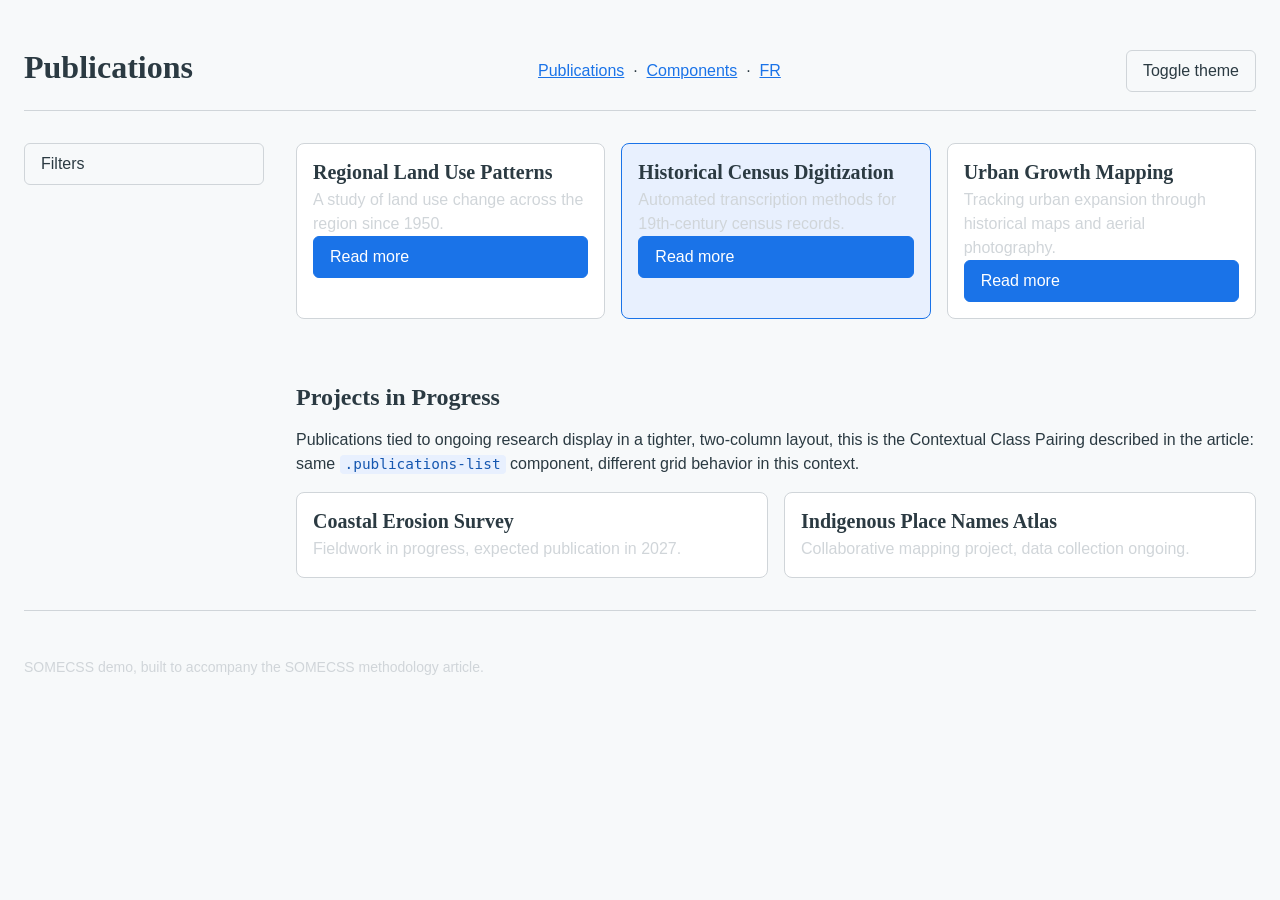
<file: index.html>
<!DOCTYPE html>
<html lang="en" data-theme="light">
<head>
<meta charset="UTF-8">
<meta name="viewport" content="width=device-width, initial-scale=1">
<title>SOMECSS Demo &mdash; Publications</title>
<link rel="stylesheet" href="css/base.css">
<link rel="stylesheet" href="css/layout.css">
<link rel="stylesheet" href="css/modules.css">
<link rel="stylesheet" href="css/states.css">
<link rel="stylesheet" href="css/themes.css">
</head>
<body>

<div class="site-grid">

  <header class="page-header">
    <h1>Publications</h1>
    <nav>
      <a href="index.html">Publications</a>
      &nbsp;&middot;&nbsp;
      <a href="components.html">Components</a>
      &nbsp;&middot;&nbsp;
      <a href="fr/index.html">FR</a>
    </nav>
    <button class="button" id="theme-toggle" type="button">Toggle theme</button>
  </header>

  <aside class="page-sidebar">
    <button class="button has-icon" type="button" aria-expanded="false" aria-controls="filter-panel" id="filter-toggle">
      <svg class="filter-toggle-icon" width="16" height="16" viewBox="0 0 24 24" aria-hidden="true"><path d="M6 9 L12 15 L18 9" fill="none" stroke="currentColor" stroke-width="2" /></svg>
      Filters
    </button>

    <div class="form-field" id="filter-panel" aria-hidden="true">
      <label class="form-label" for="search">Search</label>
      <input class="form-input" type="text" id="search" placeholder="Search publications&hellip;">
    </div>
  </aside>

  <main class="page-main">

    <section>
      <ul class="publications-list" id="publications-list">
        <li class="card" data-title="Regional Land Use Patterns">
          <h3 class="card-title">Regional Land Use Patterns</h3>
          <p class="card-text">A study of land use change across the region since 1950.</p>
          <button class="button button--primary" data-modal-target="publication-modal">Read more</button>
        </li>
        <li class="card card--highlighted" data-title="Historical Census Digitization">
          <h3 class="card-title">Historical Census Digitization</h3>
          <p class="card-text">Automated transcription methods for 19th-century census records.</p>
          <button class="button button--primary" data-modal-target="publication-modal">Read more</button>
        </li>
        <li class="card" data-title="Urban Growth Mapping">
          <h3 class="card-title">Urban Growth Mapping</h3>
          <p class="card-text">Tracking urban expansion through historical maps and aerial photography.</p>
          <button class="button button--primary" data-modal-target="publication-modal">Read more</button>
        </li>
      </ul>

      <p class="is-empty" id="empty-state" aria-hidden="true">No publications match your search.</p>
    </section>

    <section class="publications-project">
      <h2>Projects in Progress</h2>
      <p>Publications tied to ongoing research display in a tighter, two-column layout, this is the Contextual Class Pairing described in the article: same <code>.publications-list</code> component, different grid behavior in this context.</p>
      <ul class="publications-list">
        <li class="card" data-title="Coastal Erosion Survey">
          <h3 class="card-title">Coastal Erosion Survey</h3>
          <p class="card-text">Fieldwork in progress, expected publication in 2027.</p>
        </li>
        <li class="card" data-title="Indigenous Place Names Atlas">
          <h3 class="card-title">Indigenous Place Names Atlas</h3>
          <p class="card-text">Collaborative mapping project, data collection ongoing.</p>
        </li>
      </ul>
    </section>

  </main>

  <footer class="site-footer">
    <p>SOMECSS demo, built to accompany the SOMECSS methodology article.</p>
  </footer>

</div>

<div class="modal-overlay" id="publication-modal-overlay" aria-hidden="true">
  <div class="modal" role="dialog" aria-modal="true" aria-labelledby="modal-title">
    <header class="modal-header has-icon">
      <svg class="modal-icon" aria-hidden="true" viewBox="0 0 24 24"><path d="M12 2 L22 20 L2 20 Z" /></svg>
      <h2 class="modal-title" id="modal-title">Publication Details</h2>
    </header>
    <div class="modal-body">
      <p class="modal-text">Full publication details would appear here.</p>
    </div>
    <footer class="modal-footer">
      <button class="button button--primary" data-modal-close>Close</button>
    </footer>
  </div>
</div>

<script src="js/site.js"></script>
</body>
</html>
</file>
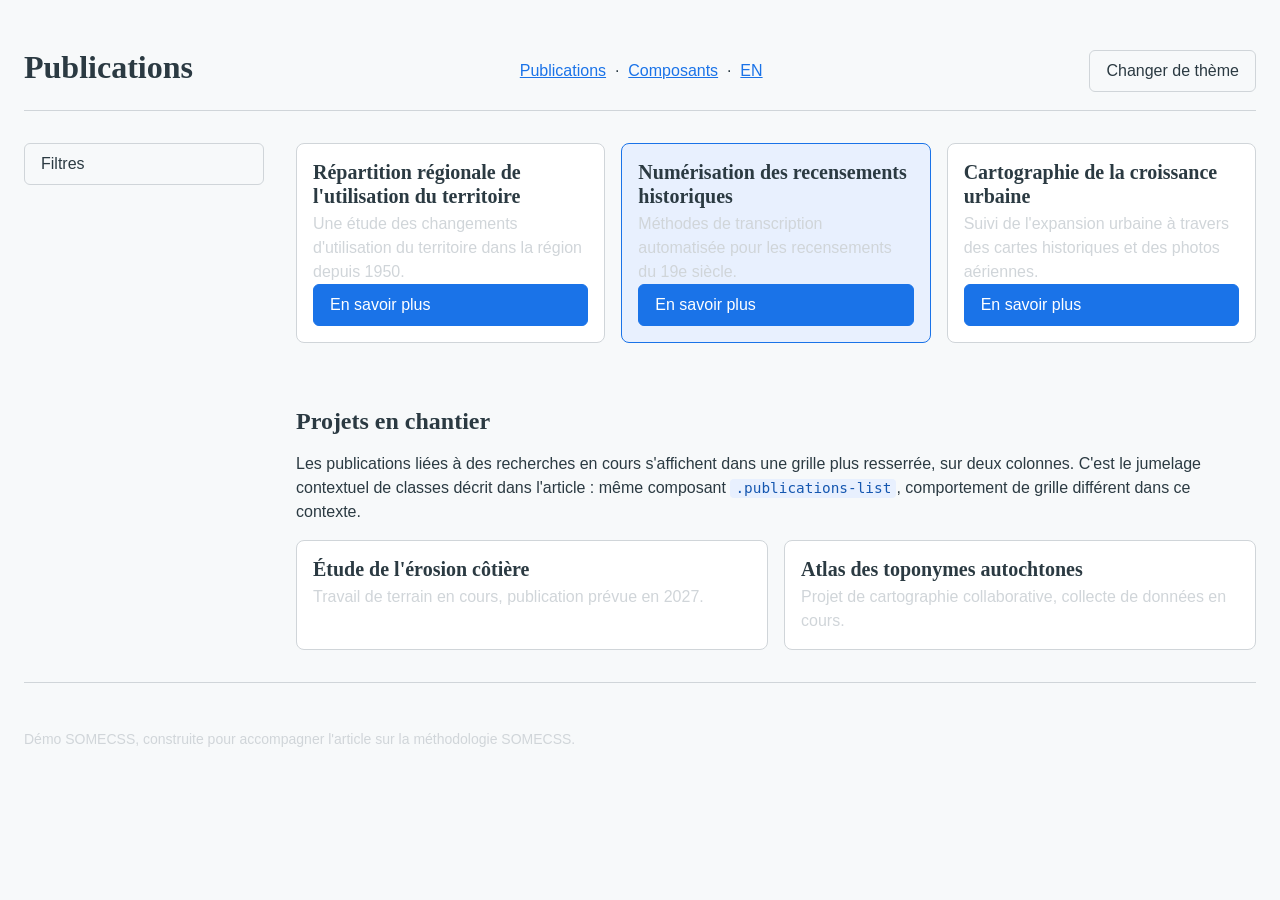
<file: fr/index.html>
<!DOCTYPE html>
<html lang="fr" data-theme="light">
<head>
<meta charset="UTF-8">
<meta name="viewport" content="width=device-width, initial-scale=1">
<title>D&eacute;mo SOMECSS &mdash; Publications</title>
<link rel="stylesheet" href="../css/base.css">
<link rel="stylesheet" href="../css/layout.css">
<link rel="stylesheet" href="../css/modules.css">
<link rel="stylesheet" href="../css/states.css">
<link rel="stylesheet" href="../css/themes.css">
</head>
<body>

<div class="site-grid">

  <header class="page-header">
    <h1>Publications</h1>
    <nav>
      <a href="index.html">Publications</a>
      &nbsp;&middot;&nbsp;
      <a href="components.html">Composants</a>
      &nbsp;&middot;&nbsp;
      <a href="../index.html">EN</a>
    </nav>
    <button class="button" id="theme-toggle" type="button">Changer de th&egrave;me</button>
  </header>

  <aside class="page-sidebar">
    <button class="button has-icon" type="button" aria-expanded="false" aria-controls="filter-panel" id="filter-toggle">
      <svg class="filter-toggle-icon" width="16" height="16" viewBox="0 0 24 24" aria-hidden="true"><path d="M6 9 L12 15 L18 9" fill="none" stroke="currentColor" stroke-width="2" /></svg>
      Filtres
    </button>

    <div class="form-field" id="filter-panel" aria-hidden="true">
      <label class="form-label" for="search">Recherche</label>
      <input class="form-input" type="text" id="search" placeholder="Rechercher des publications&hellip;">
    </div>
  </aside>

  <main class="page-main">

    <section>
      <ul class="publications-list" id="publications-list">
        <li class="card" data-title="R&eacute;partition r&eacute;gionale de l'utilisation du territoire">
          <h3 class="card-title">R&eacute;partition r&eacute;gionale de l'utilisation du territoire</h3>
          <p class="card-text">Une &eacute;tude des changements d'utilisation du territoire dans la r&eacute;gion depuis 1950.</p>
          <button class="button button--primary" data-modal-target="publication-modal">En savoir plus</button>
        </li>
        <li class="card card--highlighted" data-title="Num&eacute;risation des recensements historiques">
          <h3 class="card-title">Num&eacute;risation des recensements historiques</h3>
          <p class="card-text">M&eacute;thodes de transcription automatis&eacute;e pour les recensements du 19e si&egrave;cle.</p>
          <button class="button button--primary" data-modal-target="publication-modal">En savoir plus</button>
        </li>
        <li class="card" data-title="Cartographie de la croissance urbaine">
          <h3 class="card-title">Cartographie de la croissance urbaine</h3>
          <p class="card-text">Suivi de l'expansion urbaine &agrave; travers des cartes historiques et des photos a&eacute;riennes.</p>
          <button class="button button--primary" data-modal-target="publication-modal">En savoir plus</button>
        </li>
      </ul>

      <p class="is-empty" id="empty-state" aria-hidden="true">Aucune publication ne correspond &agrave; ta recherche.</p>
    </section>

    <section class="publications-project">
      <h2>Projets en chantier</h2>
      <p>Les publications li&eacute;es &agrave; des recherches en cours s'affichent dans une grille plus resserr&eacute;e, sur deux colonnes. C'est le jumelage contextuel de classes d&eacute;crit dans l'article : m&ecirc;me composant <code>.publications-list</code>, comportement de grille diff&eacute;rent dans ce contexte.</p>
      <ul class="publications-list">
        <li class="card" data-title="&Eacute;tude de l'&eacute;rosion c&ocirc;ti&egrave;re">
          <h3 class="card-title">&Eacute;tude de l'&eacute;rosion c&ocirc;ti&egrave;re</h3>
          <p class="card-text">Travail de terrain en cours, publication pr&eacute;vue en 2027.</p>
        </li>
        <li class="card" data-title="Atlas des toponymes autochtones">
          <h3 class="card-title">Atlas des toponymes autochtones</h3>
          <p class="card-text">Projet de cartographie collaborative, collecte de donn&eacute;es en cours.</p>
        </li>
      </ul>
    </section>

  </main>

  <footer class="site-footer">
    <p>D&eacute;mo SOMECSS, construite pour accompagner l'article sur la m&eacute;thodologie SOMECSS.</p>
  </footer>

</div>

<div class="modal-overlay" id="publication-modal-overlay" aria-hidden="true">
  <div class="modal" role="dialog" aria-modal="true" aria-labelledby="modal-title">
    <header class="modal-header has-icon">
      <svg class="modal-icon" aria-hidden="true" viewBox="0 0 24 24"><path d="M12 2 L22 20 L2 20 Z" /></svg>
      <h2 class="modal-title" id="modal-title">D&eacute;tails de la publication</h2>
    </header>
    <div class="modal-body">
      <p class="modal-text">Les d&eacute;tails complets de la publication appara&icirc;traient ici.</p>
    </div>
    <footer class="modal-footer">
      <button class="button button--primary" data-modal-close>Fermer</button>
    </footer>
  </div>
</div>

<script src="../js/site.js"></script>
</body>
</html>
</file>
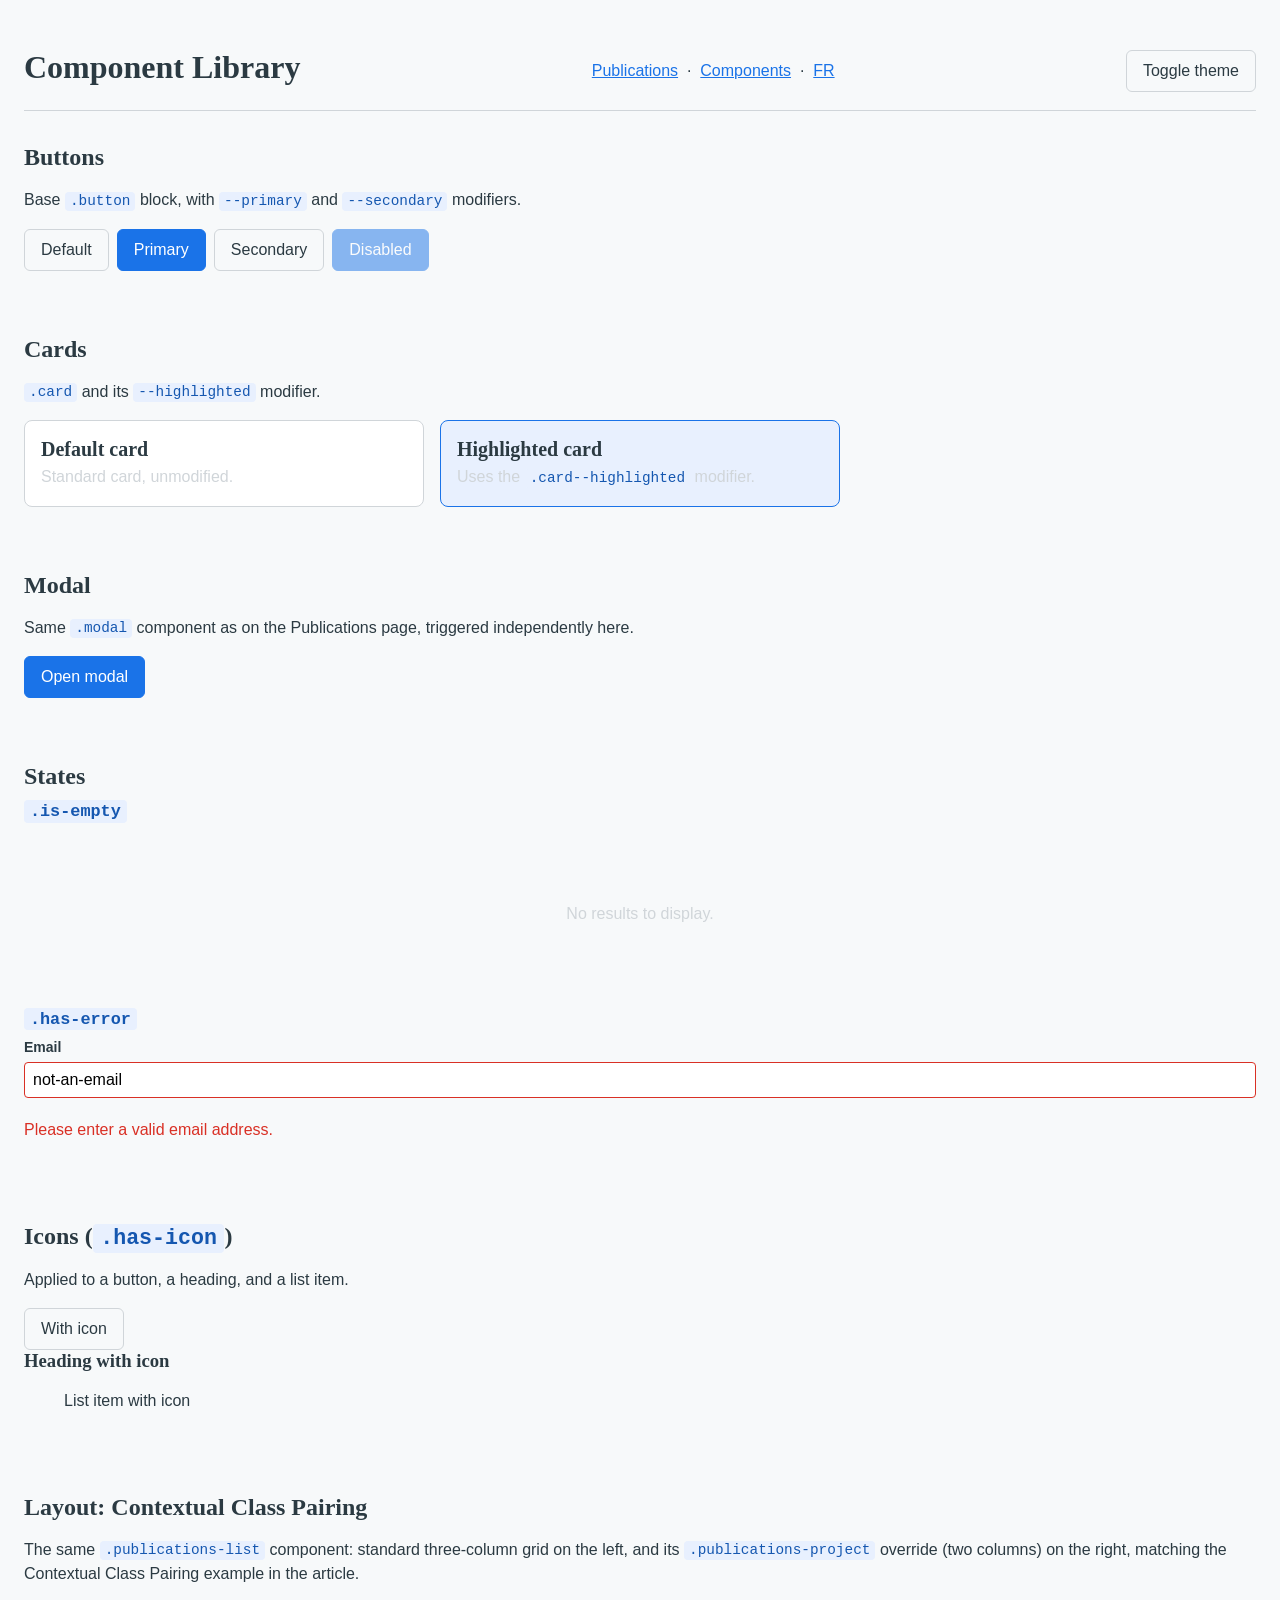
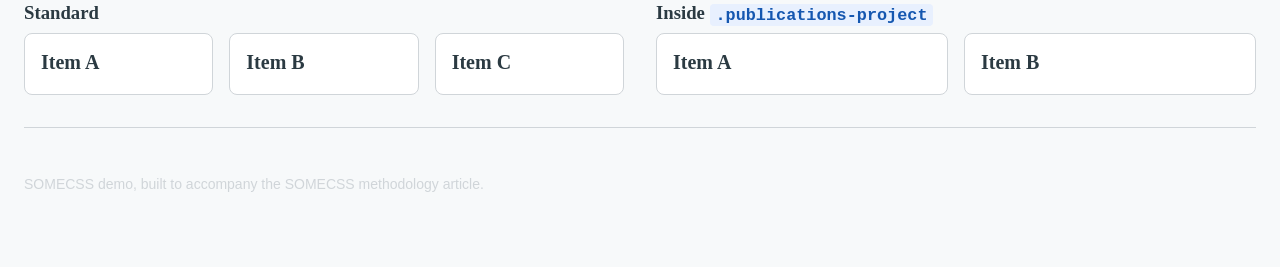
<file: components.html>
<!DOCTYPE html>
<html lang="en" data-theme="light">
<head>
<meta charset="UTF-8">
<meta name="viewport" content="width=device-width, initial-scale=1">
<title>SOMECSS Demo &mdash; Components</title>
<link rel="stylesheet" href="css/base.css">
<link rel="stylesheet" href="css/layout.css">
<link rel="stylesheet" href="css/modules.css">
<link rel="stylesheet" href="css/states.css">
<link rel="stylesheet" href="css/themes.css">
</head>
<body>

<div class="site-grid">

  <header class="page-header">
    <h1>Component Library</h1>
    <nav>
      <a href="index.html">Publications</a>
      &nbsp;&middot;&nbsp;
      <a href="components.html">Components</a>
      &nbsp;&middot;&nbsp;
      <a href="fr/components.html">FR</a>
    </nav>
    <button class="button" id="theme-toggle" type="button">Toggle theme</button>
  </header>

  <main class="page-main page-main--full">

    <section>
      <h2>Buttons</h2>
      <p>Base <code>.button</code> block, with <code>--primary</code> and <code>--secondary</code> modifiers.</p>
      <div class="demo-row">
        <button class="button">Default</button>
        <button class="button button--primary">Primary</button>
        <button class="button button--secondary">Secondary</button>
        <button class="button button--primary" disabled>Disabled</button>
      </div>
    </section>

    <section>
      <h2>Cards</h2>
      <p><code>.card</code> and its <code>--highlighted</code> modifier.</p>
      <ul class="publications-list">
        <li class="card">
          <h3 class="card-title">Default card</h3>
          <p class="card-text">Standard card, unmodified.</p>
        </li>
        <li class="card card--highlighted">
          <h3 class="card-title">Highlighted card</h3>
          <p class="card-text">Uses the <code>.card--highlighted</code> modifier.</p>
        </li>
      </ul>
    </section>

    <section>
      <h2>Modal</h2>
      <p>Same <code>.modal</code> component as on the Publications page, triggered independently here.</p>
      <button class="button button--primary" data-modal-target="components-modal">Open modal</button>
    </section>

    <section>
      <h2>States</h2>

      <h3><code>.is-empty</code></h3>
      <p class="is-empty">No results to display.</p>

      <h3><code>.has-error</code></h3>
      <div class="form-field">
        <label class="form-label" for="email">Email</label>
        <input class="form-input form-input--error" type="email" id="email" value="not-an-email">
        <p class="has-error">Please enter a valid email address.</p>
      </div>
    </section>

    <section>
      <h2>Icons (<code>.has-icon</code>)</h2>
      <p>Applied to a button, a heading, and a list item.</p>

      <div class="demo-row">
        <button class="button has-icon">
          <svg width="16" height="16" viewBox="0 0 24 24" aria-hidden="true"><path d="M12 2 L22 20 L2 20 Z" /></svg>
          With icon
        </button>
      </div>

      <h3 class="has-icon">
        <svg width="16" height="16" viewBox="0 0 24 24" aria-hidden="true"><path d="M12 2 L22 20 L2 20 Z" /></svg>
        Heading with icon
      </h3>

      <ul>
        <li class="has-icon">
          <svg width="16" height="16" viewBox="0 0 24 24" aria-hidden="true"><path d="M12 2 L22 20 L2 20 Z" /></svg>
          List item with icon
        </li>
      </ul>
    </section>

    <section>
      <h2>Layout: Contextual Class Pairing</h2>
      <p>The same <code>.publications-list</code> component: standard three-column grid on the left, and its <code>.publications-project</code> override (two columns) on the right, matching the Contextual Class Pairing example in the article.</p>

      <div class="demo-compare">
        <div>
          <h3>Standard</h3>
          <ul class="publications-list">
            <li class="card"><h3 class="card-title">Item A</h3></li>
            <li class="card"><h3 class="card-title">Item B</h3></li>
            <li class="card"><h3 class="card-title">Item C</h3></li>
          </ul>
        </div>
        <div class="publications-project">
          <h3>Inside <code>.publications-project</code></h3>
          <ul class="publications-list">
            <li class="card"><h3 class="card-title">Item A</h3></li>
            <li class="card"><h3 class="card-title">Item B</h3></li>
          </ul>
        </div>
      </div>
    </section>

  </main>

  <footer class="site-footer page-main--full">
    <p>SOMECSS demo, built to accompany the SOMECSS methodology article.</p>
  </footer>

</div>

<div class="modal-overlay" id="components-modal-overlay" aria-hidden="true">
  <div class="modal" role="dialog" aria-modal="true" aria-labelledby="components-modal-title">
    <header class="modal-header has-icon">
      <svg class="modal-icon" aria-hidden="true" viewBox="0 0 24 24"><path d="M12 2 L22 20 L2 20 Z" /></svg>
      <h2 class="modal-title" id="components-modal-title">Modal Title</h2>
    </header>
    <div class="modal-body">
      <p class="modal-text">This is the same modal component used on the Publications page.</p>
    </div>
    <footer class="modal-footer">
      <button class="button button--primary" data-modal-close>Close</button>
    </footer>
  </div>
</div>

<script src="js/site.js"></script>
</body>
</html>
</file>
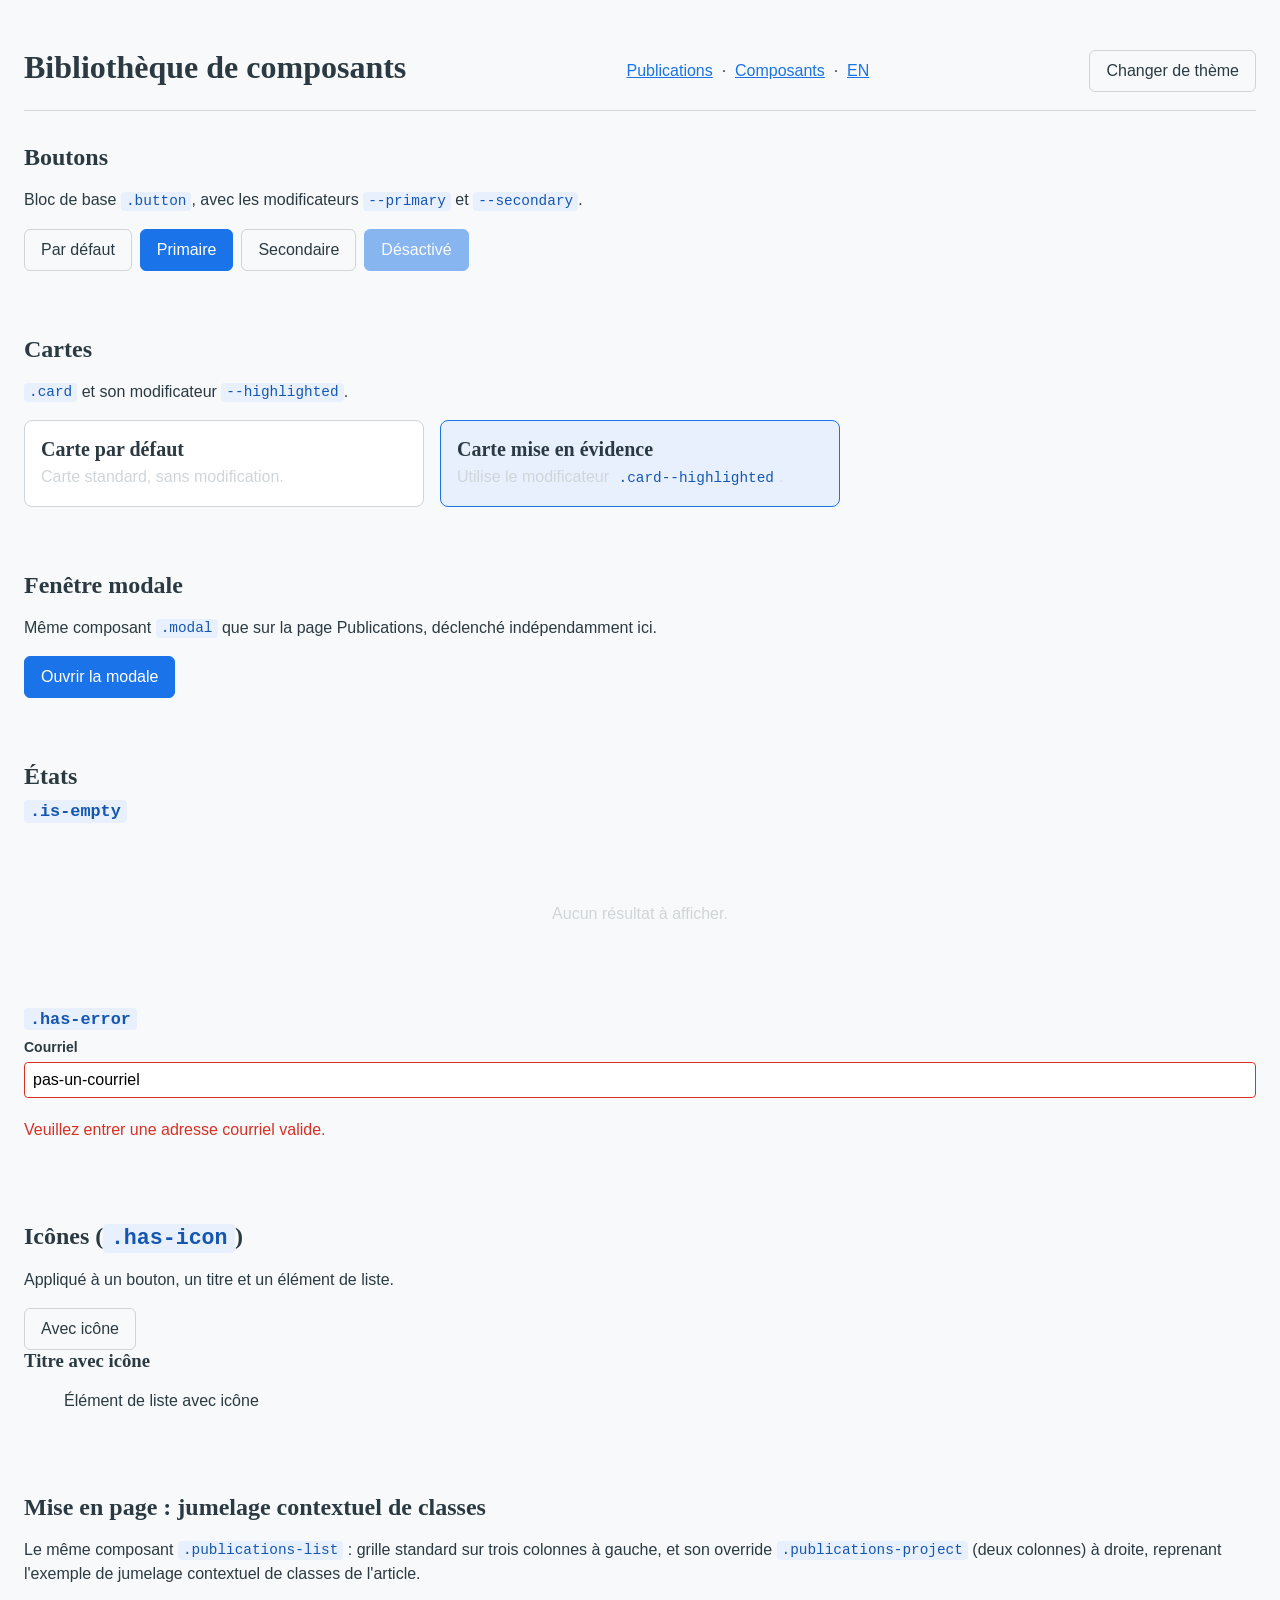
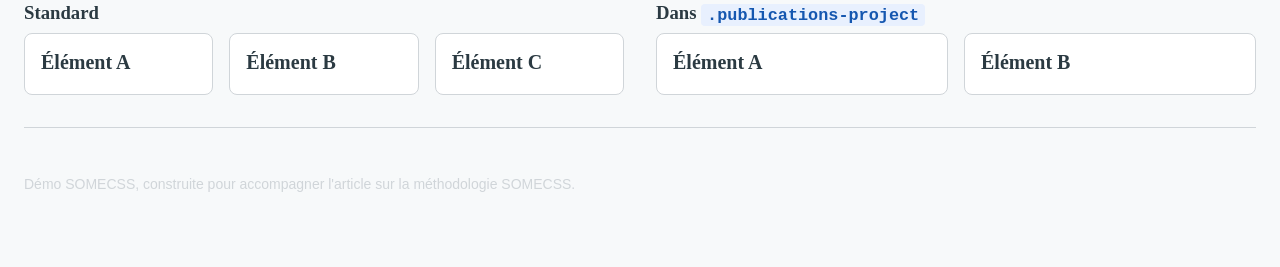
<file: fr/components.html>
<!DOCTYPE html>
<html lang="fr" data-theme="light">
<head>
<meta charset="UTF-8">
<meta name="viewport" content="width=device-width, initial-scale=1">
<title>D&eacute;mo SOMECSS &mdash; Composants</title>
<link rel="stylesheet" href="../css/base.css">
<link rel="stylesheet" href="../css/layout.css">
<link rel="stylesheet" href="../css/modules.css">
<link rel="stylesheet" href="../css/states.css">
<link rel="stylesheet" href="../css/themes.css">
</head>
<body>

<div class="site-grid">

  <header class="page-header">
    <h1>Biblioth&egrave;que de composants</h1>
    <nav>
      <a href="index.html">Publications</a>
      &nbsp;&middot;&nbsp;
      <a href="components.html">Composants</a>
      &nbsp;&middot;&nbsp;
      <a href="../components.html">EN</a>
    </nav>
    <button class="button" id="theme-toggle" type="button">Changer de th&egrave;me</button>
  </header>

  <main class="page-main page-main--full">

    <section>
      <h2>Boutons</h2>
      <p>Bloc de base <code>.button</code>, avec les modificateurs <code>--primary</code> et <code>--secondary</code>.</p>
      <div class="demo-row">
        <button class="button">Par d&eacute;faut</button>
        <button class="button button--primary">Primaire</button>
        <button class="button button--secondary">Secondaire</button>
        <button class="button button--primary" disabled>D&eacute;sactiv&eacute;</button>
      </div>
    </section>

    <section>
      <h2>Cartes</h2>
      <p><code>.card</code> et son modificateur <code>--highlighted</code>.</p>
      <ul class="publications-list">
        <li class="card">
          <h3 class="card-title">Carte par d&eacute;faut</h3>
          <p class="card-text">Carte standard, sans modification.</p>
        </li>
        <li class="card card--highlighted">
          <h3 class="card-title">Carte mise en &eacute;vidence</h3>
          <p class="card-text">Utilise le modificateur <code>.card--highlighted</code>.</p>
        </li>
      </ul>
    </section>

    <section>
      <h2>Fen&ecirc;tre modale</h2>
      <p>M&ecirc;me composant <code>.modal</code> que sur la page Publications, d&eacute;clench&eacute; ind&eacute;pendamment ici.</p>
      <button class="button button--primary" data-modal-target="components-modal">Ouvrir la modale</button>
    </section>

    <section>
      <h2>&Eacute;tats</h2>

      <h3><code>.is-empty</code></h3>
      <p class="is-empty">Aucun r&eacute;sultat &agrave; afficher.</p>

      <h3><code>.has-error</code></h3>
      <div class="form-field">
        <label class="form-label" for="email">Courriel</label>
        <input class="form-input form-input--error" type="email" id="email" value="pas-un-courriel">
        <p class="has-error">Veuillez entrer une adresse courriel valide.</p>
      </div>
    </section>

    <section>
      <h2>Ic&ocirc;nes (<code>.has-icon</code>)</h2>
      <p>Appliqu&eacute; &agrave; un bouton, un titre et un &eacute;l&eacute;ment de liste.</p>

      <div class="demo-row">
        <button class="button has-icon">
          <svg width="16" height="16" viewBox="0 0 24 24" aria-hidden="true"><path d="M12 2 L22 20 L2 20 Z" /></svg>
          Avec ic&ocirc;ne
        </button>
      </div>

      <h3 class="has-icon">
        <svg width="16" height="16" viewBox="0 0 24 24" aria-hidden="true"><path d="M12 2 L22 20 L2 20 Z" /></svg>
        Titre avec ic&ocirc;ne
      </h3>

      <ul>
        <li class="has-icon">
          <svg width="16" height="16" viewBox="0 0 24 24" aria-hidden="true"><path d="M12 2 L22 20 L2 20 Z" /></svg>
          &Eacute;l&eacute;ment de liste avec ic&ocirc;ne
        </li>
      </ul>
    </section>

    <section>
      <h2>Mise en page : jumelage contextuel de classes</h2>
      <p>Le m&ecirc;me composant <code>.publications-list</code> : grille standard sur trois colonnes &agrave; gauche, et son override <code>.publications-project</code> (deux colonnes) &agrave; droite, reprenant l'exemple de jumelage contextuel de classes de l'article.</p>

      <div class="demo-compare">
        <div>
          <h3>Standard</h3>
          <ul class="publications-list">
            <li class="card"><h3 class="card-title">&Eacute;l&eacute;ment A</h3></li>
            <li class="card"><h3 class="card-title">&Eacute;l&eacute;ment B</h3></li>
            <li class="card"><h3 class="card-title">&Eacute;l&eacute;ment C</h3></li>
          </ul>
        </div>
        <div class="publications-project">
          <h3>Dans <code>.publications-project</code></h3>
          <ul class="publications-list">
            <li class="card"><h3 class="card-title">&Eacute;l&eacute;ment A</h3></li>
            <li class="card"><h3 class="card-title">&Eacute;l&eacute;ment B</h3></li>
          </ul>
        </div>
      </div>
    </section>

  </main>

  <footer class="site-footer page-main--full">
    <p>D&eacute;mo SOMECSS, construite pour accompagner l'article sur la m&eacute;thodologie SOMECSS.</p>
  </footer>

</div>

<div class="modal-overlay" id="components-modal-overlay" aria-hidden="true">
  <div class="modal" role="dialog" aria-modal="true" aria-labelledby="components-modal-title">
    <header class="modal-header has-icon">
      <svg class="modal-icon" aria-hidden="true" viewBox="0 0 24 24"><path d="M12 2 L22 20 L2 20 Z" /></svg>
      <h2 class="modal-title" id="components-modal-title">Titre de la modale</h2>
    </header>
    <div class="modal-body">
      <p class="modal-text">Voici le m&ecirc;me composant modal que celui utilis&eacute; sur la page Publications.</p>
    </div>
    <footer class="modal-footer">
      <button class="button button--primary" data-modal-close>Fermer</button>
    </footer>
  </div>
</div>

<script src="../js/site.js"></script>
</body>
</html>
</file>
<file: css/base.css>
@layer base {
  :root {
    /* Colors */
    --color-primary: #1a73e8;
    --color-primary--dark: #1557b0;
    --color-primary--light: #e8f0fe;
    --color-primary--inverse: #ffffff;

    --color-neutral: #d0d5d9;
    --color-neutral--light: #f7f9fa;
    --color-neutral--dark: #2b3a42;
    --color-neutral--inverse: #ffffff;

    --color-danger: #d93025;
    --color-danger--light: #fce8e6;

    /* Typography */
    --font-family-base: -apple-system, 'Inter', sans-serif;
    --font-family-heading: 'Georgia', serif;
    --font-size-sm: 0.875rem;
    --font-size-base: 1rem;
    --font-size-lg: 1.25rem;
    --font-size-xl: 1.75rem;
    --font-weight-base: 400;
    --font-weight-bold: 700;
    --line-height-base: 1.5;
    --line-height-heading: 1.2;

    /* Spacing */
    --spacing-xs: 0.25rem;
    --spacing-sm: 0.5rem;
    --spacing-base: 1rem;
    --spacing-lg: 2rem;
    --spacing-xl: 4rem;

    /* Layout */
    --layout-max-width: 1280px;
    --layout-gutter: 1.5rem;

    /* Transitions */
    --transition-fast: 0.15s ease;
    --transition-base: 0.3s ease;
  }

  *,
  *::before,
  *::after {
    box-sizing: border-box;
  }

  html,
  body {
    margin: 0;
    padding: 0;
  }

  body {
    font-family: var(--font-family-base);
    font-size: var(--font-size-base);
    line-height: var(--line-height-base);
    color: var(--color-neutral--dark);
    background-color: var(--color-neutral--light);
  }

  h1,
  h2,
  h3 {
    margin: 0 0 var(--spacing-sm) 0;
    font-family: var(--font-family-heading);
    line-height: var(--line-height-heading);
  }

  a {
    color: var(--color-primary);
  }

  img,
  svg {
    display: block;
    max-width: 100%;
  }

  button {
    font: inherit;
  }

  code {
    padding: 0.1em 0.35em;
    font-family: ui-monospace, monospace;
    font-size: 0.9em;
    color: var(--color-primary--dark);
    background-color: var(--color-primary--light);
    border-radius: 0.25rem;
  }
}
</file>
<file: css/layout.css>
@layer layout {
  .site-grid {
    display: grid;
    grid-template-columns: 240px 1fr;
    gap: var(--spacing-lg);
    max-width: var(--layout-max-width);
    margin: 0 auto;
    padding: var(--spacing-lg) var(--layout-gutter);
  }

  .page-header {
    grid-column: 1 / -1;
    display: flex;
    align-items: center;
    justify-content: space-between;
    padding: var(--spacing-base) 0;
    border-bottom: 1px solid var(--color-neutral);
  }

  .page-sidebar {
    display: flex;
    flex-direction: column;
    gap: var(--spacing-base);
  }

  .page-main {
    display: flex;
    flex-direction: column;
    gap: var(--spacing-xl);
  }

  .page-main--full {
    grid-column: 1 / -1;
  }

  .site-footer {
    grid-column: 1 / -1;
    padding: var(--spacing-lg) 0;
    font-size: var(--font-size-sm);
    color: var(--color-neutral);
    border-top: 1px solid var(--color-neutral);
  }

  @media (max-width: 720px) {
    .site-grid {
      grid-template-columns: 1fr;
    }
  }

  /* Demo-page helpers, only used to arrange the component library page */
  .demo-row {
    display: flex;
    flex-wrap: wrap;
    gap: var(--spacing-sm);
  }

  .demo-compare {
    display: grid;
    grid-template-columns: 1fr 1fr;
    gap: var(--spacing-lg);
  }

  @media (max-width: 720px) {
    .demo-compare {
      grid-template-columns: 1fr;
    }
  }
}
</file>
<file: css/modules.css>
@layer modules {

  /* Buttons */
  .button {
    display: inline-flex;
    align-items: center;
    gap: var(--spacing-xs);
    padding: var(--spacing-sm) var(--spacing-base);
    font-size: var(--font-size-base);
    color: var(--color-neutral--dark);
    background-color: var(--color-neutral--light);
    border: 1px solid var(--color-neutral);
    border-radius: 0.375rem;
    cursor: pointer;
    transition: var(--transition-fast);
  }

  .button--primary {
    color: var(--color-primary--inverse);
    background-color: var(--color-primary);
    border-color: var(--color-primary);
  }

  .button--primary:hover {
    background-color: var(--color-primary--dark);
  }

  .button--secondary {
    color: var(--color-neutral--dark);
    background-color: var(--color-neutral--light);
  }

  .button:disabled {
    cursor: not-allowed;
    opacity: 0.5;
  }

  /* Card */
  .card {
    display: flex;
    flex-direction: column;
    padding: var(--spacing-base);
    background-color: var(--color-neutral--inverse);
    border: 1px solid var(--color-neutral);
    border-radius: 0.5rem;
  }

  .card--highlighted {
    background-color: var(--color-primary--light);
    border-color: var(--color-primary);
  }

  .card-image {
    width: 100%;
    margin: 0 0 var(--spacing-sm) 0;
    border-radius: 0.375rem;
  }

  .card-title {
    margin: 0 0 var(--spacing-xs) 0;
    font-size: var(--font-size-lg);
  }

  .card-text {
    margin: 0;
    color: var(--color-neutral);
  }

  /* Form */
  .form-field {
    display: flex;
    flex-direction: column;
    gap: var(--spacing-xs);
  }

  .form-label {
    font-size: var(--font-size-sm);
    font-weight: var(--font-weight-bold);
  }

  .form-input {
    padding: var(--spacing-sm);
    font-size: var(--font-size-base);
    border: 1px solid var(--color-neutral);
    border-radius: 0.25rem;
  }

  .form-input--error {
    border-color: var(--color-danger);
  }

  /* Modal */
  .modal-overlay {
    position: fixed;
    inset: 0;
    display: flex;
    align-items: center;
    justify-content: center;
    padding: var(--spacing-base);
    background-color: rgba(0, 0, 0, 0.5);
    z-index: 100;
  }

  .modal {
    display: flex;
    flex-direction: column;
    max-width: 480px;
    padding: var(--spacing-base);
    background-color: var(--color-neutral--inverse);
    border: 1px solid var(--color-neutral);
    border-radius: 0.5rem;
    box-shadow: 0 4px 24px rgba(0, 0, 0, 0.15);
  }

  .modal--highlighted {
    background-color: var(--color-primary--light);
    border-color: var(--color-primary);
  }

  .modal-header,
  .modal-body,
  .modal-footer {
    padding: var(--spacing-sm) 0;
  }

  .modal-footer {
    display: flex;
    gap: var(--spacing-sm);
  }

  .modal-title {
    margin: 0;
    font-family: var(--font-family-heading);
    font-size: var(--font-size-lg);
  }

  .modal-icon {
    width: 1.5rem;
    height: 1.5rem;
    color: var(--color-primary);
  }

  /* Publications list, a reusable component */
  .publications-list {
    display: grid;
    grid-template-columns: repeat(3, 1fr);
    gap: var(--spacing-base);
    margin: 0;
    padding: 0;
    list-style: none;
  }

  /* Contextual Class Pairing: layout override specific to the "in progress" context */
  .publications-project .publications-list {
    grid-template-columns: repeat(2, 1fr);
  }

  @media (max-width: 720px) {
    .publications-list,
    .publications-project .publications-list {
      grid-template-columns: 1fr;
    }
  }
}
</file>
<file: css/states.css>
@layer states {
  [aria-hidden="true"] {
    display: none;
  }

  [aria-expanded="true"] .filter-toggle-icon {
    transform: rotate(180deg);
  }

  .is-empty {
    padding: var(--spacing-xl) var(--spacing-base);
    text-align: center;
    color: var(--color-neutral);
  }

  .has-error {
    color: var(--color-danger);
  }

  .has-icon {
    display: flex;
    align-items: center;
    gap: var(--spacing-sm);
  }
}
</file>
<file: css/themes.css>
@layer themes {
  [data-theme="dark"] {
    --color-primary: #6ea8fe;
    --color-primary--dark: #4d8ef0;
    --color-primary--light: #16324f;
    --color-primary--inverse: #0b1420;

    --color-neutral: #48545c;
    --color-neutral--light: #1b2226;
    --color-neutral--dark: #e7edf1;
    --color-neutral--inverse: #232b30;

    --color-danger: #ff6b6b;
    --color-danger--light: #3a1f1f;
  }
}
</file>
